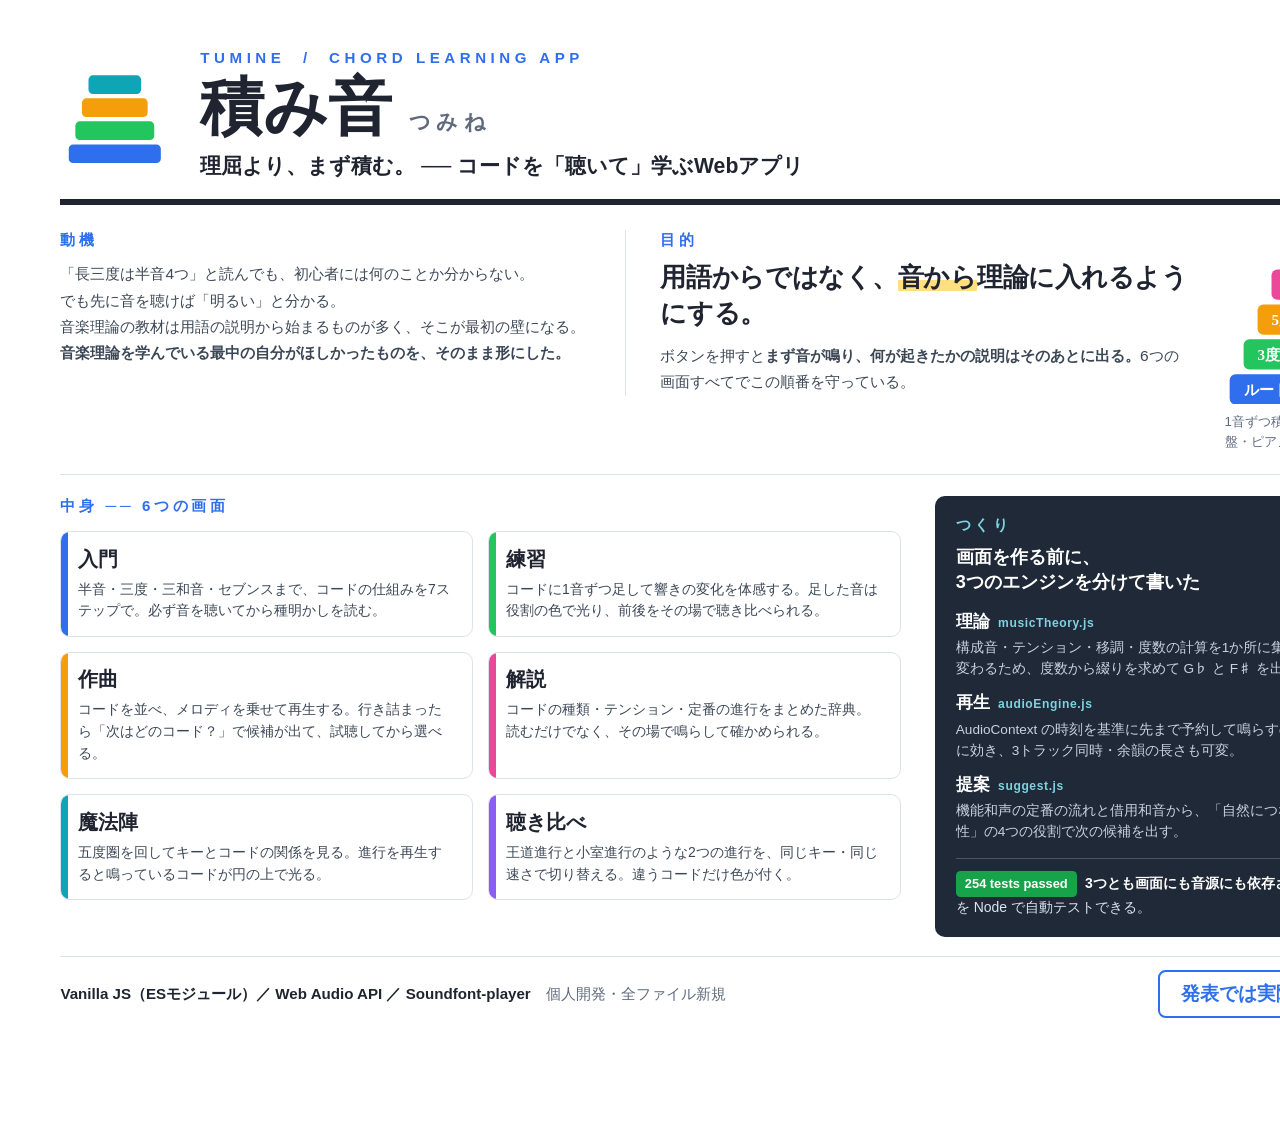
<file: 発表ポスター_A3.html>
<!DOCTYPE html>
<html lang="ja">
<head>
<meta charset="utf-8">
<style>
@page { size: 420mm 297mm; margin: 0; }
* { margin:0; padding:0; box-sizing:border-box; }
html,body { width:420mm; height:297mm; }
body{
  font-family:"Noto Sans CJK JP","Noto Sans JP",sans-serif;
  background:#fff; color:#1f2430; -webkit-print-color-adjust:exact; print-color-adjust:exact;
}
:root{
  --muted:#5f6b7d; --border:#dde2ea; --panel:#f7f9fc;
  --ink:#1f2430; --accent:#2f6fed;
  --root:#2f6fed; --third:#22c55e; --fifth:#f59e0b; --seventh:#ec4899; --ninth:#0ea5b7;
}
.page{ width:420mm; height:297mm; padding:13mm 16mm 11mm; display:block; }

/* ---------- header ---------- */
header{ display:flex; align-items:center; gap:8mm; padding-bottom:5mm; border-bottom:1.6mm solid var(--ink); }
.mark{ width:29mm; height:29mm; flex:none; }
.htext{ flex:1; }
.eyebrow{ font-size:4mm; letter-spacing:.3em; color:var(--accent); font-weight:800; }
h1{ font-size:17mm; line-height:1.05; font-weight:900; letter-spacing:-.02em; margin-top:2mm; }
h1 .yomi{ font-size:5.6mm; font-weight:800; letter-spacing:.24em; color:var(--muted); margin-left:5mm; }
.tagline{ font-size:5.6mm; color:var(--ink); margin-top:3mm; font-weight:600; }
.byline{ text-align:right; flex:none; }
.byline .nm{ font-size:7mm; font-weight:800; }
.byline .af{ font-size:4mm; color:var(--muted); margin-top:2mm; line-height:1.55; }

/* ---------- purpose ---------- */
.purpose{ display:flex; gap:9mm; align-items:flex-start; padding:6.5mm 0 6mm; }
.purpose .ptext + .ptext{ padding-left:9mm; border-left:.4mm solid var(--border); }
.ptext{ flex:1; }
.pbig{ font-size:6.8mm; font-weight:900; line-height:1.4; margin-top:2.6mm; letter-spacing:-.01em; }
.pbig em{ font-style:normal; background:linear-gradient(transparent 62%, #ffdf7e 62%); }
.psub{ font-size:4.1mm; line-height:1.7; color:#3c4756; margin-top:3mm; }
.tower{ flex:none; width:80mm; }
.tower svg{ width:100%; display:block; }
.towercap{ font-size:3.5mm; color:var(--muted); line-height:1.5; margin-top:2mm; }

/* ---------- shared label ---------- */
.lbl{ font-size:4mm; font-weight:900; letter-spacing:.24em; color:var(--accent); }
.lbl.on-dark{ color:#7dd3e0; }

/* ---------- lower : 中身（左） / つくり（右） ---------- */
.lower{ display:grid; grid-template-columns:1.42fr 1fr; gap:9mm;
  padding-top:5.5mm; border-top:.5mm solid var(--border); }

.cards{ display:grid; grid-template-columns:1fr 1fr; gap:4mm; margin-top:4mm; }
.card{ border:.45mm solid var(--border); border-radius:2.6mm; padding:3.6mm 4.4mm; position:relative; overflow:hidden; }
.card::before{ content:""; position:absolute; left:0; top:0; bottom:0; width:1.8mm; }
.card.k1::before{ background:var(--root); }    .card.k2::before{ background:var(--third); }
.card.k3::before{ background:var(--fifth); }   .card.k4::before{ background:var(--seventh); }
.card.k5::before{ background:var(--ninth); }   .card.k6::before{ background:#8b5cf6; }
.card .nm{ font-size:5.2mm; font-weight:900; }
.card .bd{ font-size:3.7mm; line-height:1.55; color:#3c4756; margin-top:1.6mm; }

.how{ background:#1f2937; border-radius:2.6mm; padding:5mm 5.5mm; color:#fff; }
.howtitle{ font-size:4.8mm; font-weight:800; margin-top:2.6mm; line-height:1.4; }
.hows{ margin-top:4mm; display:flex; flex-direction:column; gap:3.4mm; }
.hows .h{ font-size:4.4mm; font-weight:900; }
.hows .h span{ font-size:3.2mm; font-weight:800; color:#7dd3e0; letter-spacing:.05em; margin-left:2.2mm; }
.hows .b{ font-size:3.6mm; line-height:1.55; color:#c8d2e0; margin-top:1.2mm; }
.howfoot{ margin-top:4mm; padding-top:3.2mm; border-top:.3mm solid rgba(255,255,255,.2);
  font-size:3.7mm; color:#dbe6f4; line-height:1.55; }
.howfoot b{ color:#fff; }
.pass{ display:inline-block; background:#16a34a; color:#fff; font-weight:900; font-size:3.4mm;
  padding:.8mm 2.4mm; border-radius:1.2mm; margin-right:2.2mm; }

footer{ margin-top:5mm; padding-top:3.5mm; border-top:.5mm solid var(--border);
  display:flex; justify-content:space-between; align-items:center; }
footer .tech{ font-size:4mm; color:var(--muted); }
footer .tech b{ color:var(--ink); }
footer .call{ font-size:5mm; font-weight:900;
  border:.7mm solid var(--accent); border-radius:2mm; padding:2.4mm 5.5mm; color:var(--accent); }
</style>
</head>
<body>
<div class="page">

  <header>
    <svg class="mark" viewBox="0 0 100 100" fill="none">
      <rect x="26" y="14" width="48" height="17" rx="4" fill="#0ea5b7"/>
      <rect x="20" y="35" width="60" height="17" rx="4" fill="#f59e0b"/>
      <rect x="14" y="56" width="72" height="17" rx="4" fill="#22c55e"/>
      <rect x="8"  y="77" width="84" height="17" rx="4" fill="#2f6fed"/>
    </svg>
    <div class="htext">
      <div class="eyebrow">TUMINE &nbsp;/&nbsp; CHORD LEARNING APP</div>
      <h1>積み音<span class="yomi">つみね</span></h1>
      <div class="tagline">理屈より、まず積む。 ── コードを「聴いて」学ぶWebアプリ</div>
    </div>
    <div class="byline">
      <div class="nm">ryom</div>
      <div class="af">武蔵野大学<br>データサイエンス学部 2年<br>個人開発 / 2026</div>
    </div>
  </header>

  <div class="purpose">
    <div class="ptext">
      <div class="lbl">動機</div>
      <div class="psub">
        「長三度は半音4つ」と読んでも、初心者には何のことか分からない。<br>
        でも先に音を聴けば「明るい」と分かる。<br>
        音楽理論の教材は用語の説明から始まるものが多く、そこが最初の壁になる。<br>
        <b>音楽理論を学んでいる最中の自分がほしかったものを、そのまま形にした。</b>
      </div>
    </div>
    <div class="ptext">
      <div class="lbl">目的</div>
      <div class="pbig">用語からではなく、<em>音から</em>理論に入れるようにする。</div>
      <div class="psub">
        ボタンを押すと<b>まず音が鳴り、何が起きたかの説明はそのあとに出る。</b>6つの画面すべてでこの順番を守っている。
      </div>
    </div>
    <div class="tower">
      <svg viewBox="0 0 260 150">
        <g font-family="Noto Sans CJK JP" font-size="13" font-weight="800">
          <rect x="52" y="4"   width="106" height="26" rx="5" fill="#0ea5b7"/>
          <text x="64" y="22" fill="#fff">9th</text>
          <text x="168" y="22" fill="#5f6b7d" font-size="11" font-weight="500">浮遊感</text>

          <rect x="40" y="34"  width="118" height="26" rx="5" fill="#ec4899"/>
          <text x="52" y="52" fill="#fff">7th</text>
          <text x="168" y="52" fill="#5f6b7d" font-size="11" font-weight="500">大人っぽさ</text>

          <rect x="28" y="64"  width="130" height="26" rx="5" fill="#f59e0b"/>
          <text x="40" y="82" fill="#fff">5度</text>
          <text x="168" y="82" fill="#5f6b7d" font-size="11" font-weight="500">安定</text>

          <rect x="16" y="94"  width="142" height="26" rx="5" fill="#22c55e"/>
          <text x="28" y="112" fill="#fff">3度</text>
          <text x="168" y="112" fill="#5f6b7d" font-size="11" font-weight="500">明暗を決める</text>

          <rect x="4"  y="124" width="154" height="26" rx="5" fill="#2f6fed"/>
          <text x="16" y="142" fill="#fff">ルート</text>
          <text x="168" y="142" fill="#5f6b7d" font-size="11" font-weight="500">土台</text>
        </g>
      </svg>
      <div class="towercap">1音ずつ積むと響きが育っていく。この色分けは鍵盤・ピアノロール・五度圏まで全画面で共通。</div>
    </div>
  </div>

  <div class="lower">

    <div>
      <div class="lbl">中身 ── 6つの画面</div>
      <div class="cards">
        <div class="card k1">
          <div class="nm">入門</div>
          <div class="bd">半音・三度・三和音・セブンスまで、コードの仕組みを7ステップで。必ず音を聴いてから種明かしを読む。</div>
        </div>
        <div class="card k2">
          <div class="nm">練習</div>
          <div class="bd">コードに1音ずつ足して響きの変化を体感する。足した音は役割の色で光り、前後をその場で聴き比べられる。</div>
        </div>
        <div class="card k3">
          <div class="nm">作曲</div>
          <div class="bd">コードを並べ、メロディを乗せて再生する。行き詰まったら「次はどのコード？」で候補が出て、試聴してから選べる。</div>
        </div>
        <div class="card k4">
          <div class="nm">解説</div>
          <div class="bd">コードの種類・テンション・定番の進行をまとめた辞典。読むだけでなく、その場で鳴らして確かめられる。</div>
        </div>
        <div class="card k5">
          <div class="nm">魔法陣</div>
          <div class="bd">五度圏を回してキーとコードの関係を見る。進行を再生すると鳴っているコードが円の上で光る。</div>
        </div>
        <div class="card k6">
          <div class="nm">聴き比べ</div>
          <div class="bd">王道進行と小室進行のような2つの進行を、同じキー・同じ速さで切り替える。違うコードだけ色が付く。</div>
        </div>
      </div>
    </div>

    <div class="how">
      <div class="lbl on-dark">つくり</div>
      <div class="howtitle">画面を作る前に、<br>3つのエンジンを分けて書いた</div>
      <div class="hows">
        <div>
          <div class="h">理論<span>musicTheory.js</span></div>
          <div class="b">構成音・テンション・移調・度数の計算を1か所に集約。同じ鍵盤でもキーで書き方が変わるため、度数から綴りを求めて G♭ と F♯ を出し分ける。</div>
        </div>
        <div>
          <div class="h">再生<span>audioEngine.js</span></div>
          <div class="b">AudioContext の時刻を基準に先まで予約して鳴らすのでテンポが揺れない。停止も確実に効き、3トラック同時・余韻の長さも可変。</div>
        </div>
        <div>
          <div class="h">提案<span>suggest.js</span></div>
          <div class="b">機能和声の定番の流れと借用和音から、「自然につなぐ／盛り上げる／締める／意外性」の4つの役割で次の候補を出す。</div>
        </div>
      </div>
      <div class="howfoot"><span class="pass">254 tests passed</span><b>3つとも画面にも音源にも依存させていない。</b>音楽理論の計算だけを Node で自動テストできる。</div>
    </div>

  </div>

  <footer>
    <div class="tech"><b>Vanilla JS（ESモジュール）／ Web Audio API ／ Soundfont-player</b>　個人開発・全ファイル新規</div>
    <div class="call">発表では実際に音を出して実演します</div>
  </footer>

</div>
</body>
</html>
</file>
